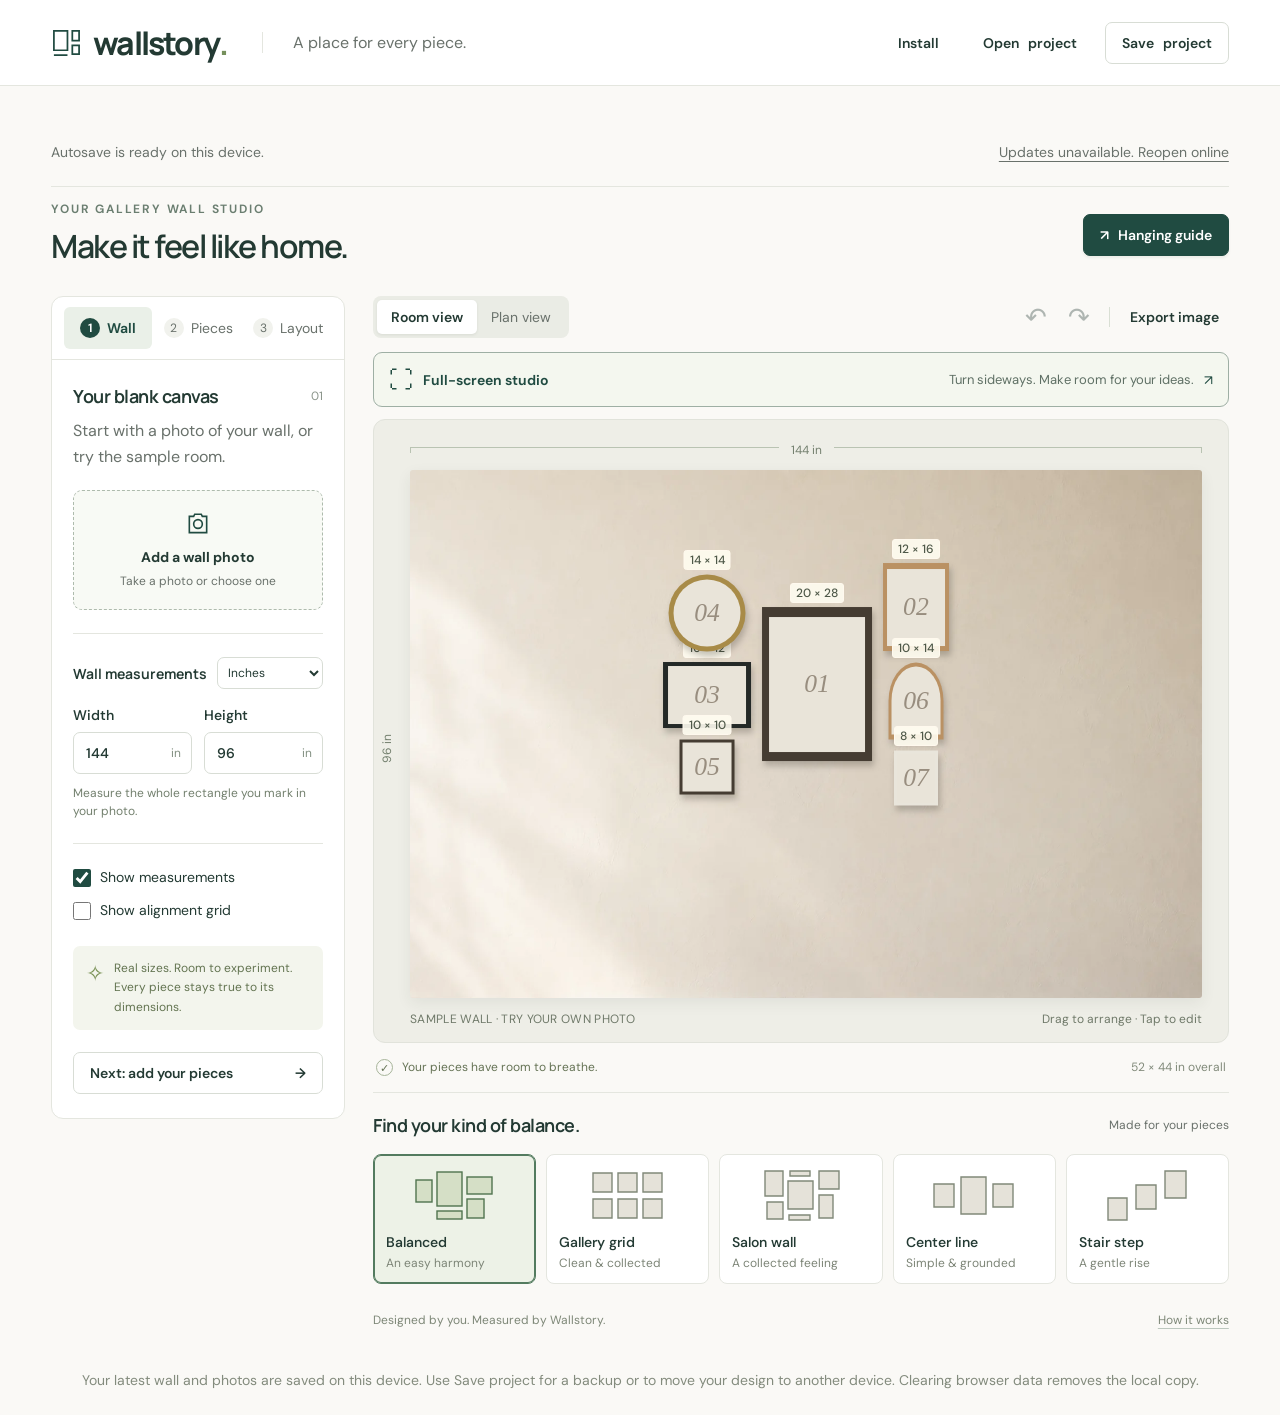
<file: index.html>
<!doctype html>
<html lang="en"><head><meta charset="UTF-8"><meta name="viewport" content="width=device-width, initial-scale=1.0, viewport-fit=cover"><meta name="theme-color" content="#204b41"><meta name="description" content="Plan a gallery wall with your photos, real measurements, automatic layouts, and a step-by-step hanging guide."><title>Wallstory · Gallery Wall Planner</title><link rel="icon" type="image/svg+xml" href="data:image/svg+xml,%3Csvg xmlns='http://www.w3.org/2000/svg' viewBox='0 0 40 40'%3E%3Crect width='40' height='40' rx='9' fill='%23204b41'/%3E%3Cg fill='none' stroke='%23fff9ef' stroke-width='2.5'%3E%3Cpath d='M9 10h12v16H9zM26 10h6v9h-6zM26 24h6v7h-6zM9 31h12'/%3E%3C/g%3E%3C/svg%3E"><link rel="manifest" href="./manifest.webmanifest"><link rel="apple-touch-icon" href="./icons/icon-192.png"><meta name="apple-mobile-web-app-capable" content="yes"><meta name="apple-mobile-web-app-title" content="Wallstory"><link rel="stylesheet" href="./style.css"><link rel="stylesheet" href="./update.css"><link rel="stylesheet" href="./studio.css"><link rel="stylesheet" href="./hanging.css"><script src="./pwa.js" defer></script><script type="module" src="./app.js"></script></head>
<body>
<header class="header"><a class="brand" href="./" aria-label="Wallstory home"><svg viewBox="0 0 32 32" aria-hidden="true"><path d="M3 4h14v20H3zM22 4h7v10h-7zM22 19h7v9h-7zM3 29h14"/></svg>wallstory<span class="brand-dot">.</span></a><span class="header-description">A place for every piece.</span><div class="header-actions" inert><a class="quiet install-nav" href="./install.html">Install</a><button id="open-project" class="quiet">Open<span class="desktop-word"> project</span></button><button id="save-project" class="outlined">Save<span class="desktop-word"> project</span></button></div></header>
<main id="planner" inert aria-busy="true">
<div class="save-strip" id="save-strip"><p id="autosave-status" role="status" aria-live="polite">Opening your saved wall…</p><button id="check-updates" class="text-button">Check for updates</button></div>
<section id="update-notice" class="update-notice" aria-label="App update" hidden><div><strong>Update available</strong><p id="update-message" role="status" aria-live="polite">A new version is ready.</p></div><button id="apply-update">Save &amp; update</button></section>
<div class="page-heading"><div><div class="eyebrow">YOUR GALLERY WALL STUDIO</div><h1>Make it feel like home.</h1></div><button id="guide-button" class="primary"><span aria-hidden="true">↗</span> Hanging guide</button></div>
<div class="studio">
<aside class="sidebar">
<div class="step-tabs" role="tablist" aria-label="Planning steps"><button role="tab" id="tab-wall" aria-controls="panel-wall" aria-selected="true" data-tab="wall"><span>1</span> Wall</button><button role="tab" id="tab-pieces" aria-controls="panel-pieces" aria-selected="false" data-tab="pieces"><span>2</span> Pieces</button><button role="tab" id="tab-layout" aria-controls="panel-layout" aria-selected="false" data-tab="layout"><span>3</span> Layout</button></div>
<section id="panel-wall" role="tabpanel" aria-labelledby="tab-wall" class="panel"><div class="panel-title"><h2>Your blank canvas</h2><span class="small-cap">01</span></div><p class="muted">Start with a photo of your wall, or try the sample room.</p><button id="upload-wall" class="upload-card"><svg viewBox="0 0 24 24" aria-hidden="true"><path d="M8 5l1-2h6l1 2h4v15H4V5z"/><circle cx="12" cy="12" r="4"/></svg><strong>Add a wall photo</strong><span>Take a photo or choose one</span></button><div id="photo-actions" class="photo-actions" hidden><button id="recalibrate" class="text-button">Adjust wall corners</button><button id="remove-photo" class="text-button">Use sample</button></div><div class="divider"></div><div class="section-label"><h3>Wall measurements</h3><select id="units" aria-label="Measurement units"><option value="in">Inches</option><option value="cm">Centimeters</option></select></div><div class="field-pair"><label>Width<div class="input-unit"><input id="wall-width" type="number" min="12" max="1200" step="0.25" value="144"><span class="unit-label">in</span></div></label><label>Height<div class="input-unit"><input id="wall-height" type="number" min="12" max="1200" step="0.25" value="96"><span class="unit-label">in</span></div></label></div><p class="field-note">Measure the whole rectangle you mark in your photo.</p><div class="divider"></div><label class="check-row"><input id="show-measurements" type="checkbox" checked><span>Show measurements</span></label><label class="check-row"><input id="show-grid" type="checkbox"><span>Show alignment grid</span></label><div class="hint"><span aria-hidden="true">✧</span><p>Real sizes. Room to experiment.<br>Every piece stays true to its dimensions.</p></div><button class="full outlined next-step" data-next="pieces">Next: add your pieces <span aria-hidden="true">→</span></button></section>
<section id="panel-pieces" role="tabpanel" aria-labelledby="tab-pieces" class="panel" hidden><div class="panel-title"><h2>The pieces you love</h2><span id="piece-count" class="small-cap">07</span></div><p class="muted">Use outside dimensions, including the frame. Tap a piece to edit it.</p><div class="piece-actions"><button id="add-piece" class="primary">＋ Add piece</button><button id="clear-pieces" class="text-button">Clear all</button></div><div id="piece-list"></div><button class="full outlined next-step" data-next="layout">Next: find your layout <span aria-hidden="true">→</span></button></section>
<section id="panel-layout" role="tabpanel" aria-labelledby="tab-layout" class="panel" hidden><div class="panel-title"><h2>A little arranging magic</h2><span class="small-cap">03</span></div><p class="muted">Choose a style below the wall, then let your measurements do the work.</p><label>Space between pieces<div class="input-unit"><input id="gap" type="number" value="2" min="0" max="24" step="0.25"><span class="unit-label">in</span></div></label><label class="spaced-label">Gallery center from bottom<div class="input-unit"><input id="center-height" type="number" value="57" min="0" max="96" step="0.25"><span class="unit-label">in</span></div></label><p class="field-note">Measured from the bottom edge of your marked wall.</p><label class="spaced-label">Minimum distance from wall edges<div class="input-unit"><input id="margin" type="number" value="4" min="0" max="48" step="0.25"><span class="unit-label">in</span></div></label><button id="arrange" class="primary full arrange-button"><span aria-hidden="true">✧</span> Arrange my wall</button><p class="field-note">Sizes stay fixed. If a layout won’t fit, we’ll tell you.</p><div class="divider"></div><h3>Make it yours</h3><p class="muted">Drag any piece to fine-tune. Select it to enter an exact position or turn it 90°.</p><label class="check-row"><input id="snap" type="checkbox" checked><span>Snap to <span id="snap-label">¼ inch</span></span></label></section>
</aside>
<section class="workbench" aria-label="Gallery wall workspace"><div class="canvas-toolbar"><div class="view-switch"><button id="photo-view" class="active" aria-pressed="true">Room view</button><button id="plan-view" aria-pressed="false">Plan view</button></div><div class="canvas-actions"><button id="undo" class="icon-button" title="Undo last change" aria-label="Undo last change" disabled>↶</button><button id="redo" class="icon-button" title="Redo last change" aria-label="Redo last change" disabled>↷</button><span class="toolbar-divider"></span><button id="export-image" class="quiet">Export image</button></div></div>
<button id="studio-enter" class="studio-entry"><span aria-hidden="true">⛶</span><strong>Full-screen studio</strong><span class="studio-entry-note">Turn sideways. Make room for your ideas.</span><span aria-hidden="true">↗</span></button>
<div class="canvas-area"><div class="wall-width-label" id="width-label">144 in</div><div class="wall-outer"><div class="wall-height-label" id="height-label">96 in</div><div id="wall" class="wall" style="aspect-ratio:1.5" tabindex="-1"><div id="wall-grid" class="wall-grid" hidden></div><div id="pieces-layer"></div><div class="wall-empty" id="wall-empty" hidden><strong>Your wall, your story.</strong><span>Add a piece to start arranging.</span><button id="empty-add" class="primary">＋ Add your first piece</button></div></div></div><div class="room-caption"><span id="room-label">SAMPLE ROOM · YOUR PIECES, TO SCALE</span><span id="selection-hint">Drag to arrange · Tap to edit</span></div></div>
<div id="status" role="status" class="status"><span class="status-symbol" aria-hidden="true">✓</span><span id="status-text">Your pieces have room to breathe.</span><span id="composition-size" class="composition-size"></span></div>
<div class="layout-section"><div class="layout-heading"><h2>Find your kind of balance.</h2><span>Made for your pieces</span></div><div class="layout-options" role="group" aria-label="Arrangement style"><button data-layout="balanced" class="layout-card selected" aria-pressed="true"><svg viewBox="0 0 90 55" aria-hidden="true"><rect x="27" y="4" width="25" height="34"/><rect x="6" y="12" width="16" height="22"/><rect x="57" y="9" width="25" height="17"/><rect x="57" y="31" width="17" height="19"/><rect x="27" y="43" width="25" height="8"/></svg><strong>Balanced</strong><span>An easy harmony</span></button><button data-layout="grid" class="layout-card" aria-pressed="false"><svg viewBox="0 0 90 55" aria-hidden="true"><path d="M10 5h19v19H10zM35 5h19v19H35zM60 5h19v19H60zM10 31h19v19H10zM35 31h19v19H35zM60 31h19v19H60z"/></svg><strong>Gallery grid</strong><span>Clean & collected</span></button><button data-layout="salon" class="layout-card" aria-pressed="false"><svg viewBox="0 0 90 55" aria-hidden="true"><path d="M32 13h25v28H32zM9 3h18v25H9zM11 34h16v17H11zM34 3h20v5H34zM63 3h20v18H63zM63 27h14v23H63zM33 47h21v5H33z"/></svg><strong>Salon wall</strong><span>A collected feeling</span></button><button data-layout="row" class="layout-card" aria-pressed="false"><svg viewBox="0 0 90 55" aria-hidden="true"><path d="M5 16h20v23H5zM32 9h25v37H32zM64 16h20v23H64z"/></svg><strong>Center line</strong><span>Simple & grounded</span></button><button data-layout="stair" class="layout-card" aria-pressed="false"><svg viewBox="0 0 90 55" aria-hidden="true"><path d="M6 30h19v22H6zM34 17h20v24H34zM63 3h21v27H63z"/></svg><strong>Stair step</strong><span>A gentle rise</span></button></div></div>
<div class="workspace-footer"><span>Designed by you. Measured by Wallstory.</span><button id="help" class="text-button">How it works</button></div></section>
</div><div class="session-note">Your latest wall and photos are saved on this device. Use Save project for a backup or to move your design to another device. Clearing browser data removes the local copy.</div>
</main>
<input id="wall-file" type="file" accept="image/*" hidden><input id="piece-file" type="file" accept="image/*" hidden><input id="project-file" type="file" accept=".wallstory,.json,application/json" hidden>
<dialog id="piece-dialog"><form id="piece-form"><div class="dialog-heading"><div><div class="eyebrow">THE DETAILS</div><h2 id="piece-dialog-title">Add a piece</h2></div><button type="button" class="icon-button close-dialog" aria-label="Close">×</button></div><label>Piece name<input id="piece-name" maxlength="60" required placeholder="e.g. Our favorite photograph"></label><label class="spaced-label">Shape<select id="piece-shape"><option value="rectangle">Rectangle</option><option value="square">Square</option><option value="circle">Circle</option><option value="oval">Oval</option><option value="arch">Arch</option><option value="hexagon">Hexagon</option></select></label><div class="field-pair"><label>Outside width<div class="input-unit"><input id="piece-width" type="number" min="0.25" max="600" step="0.01" value="12" required><span class="unit-label">in</span></div></label><label>Outside height<div class="input-unit"><input id="piece-height" type="number" min="0.25" max="600" step="0.01" value="16" required><span class="unit-label">in</span></div></label></div><p class="field-note" id="shape-note">Include the frame in your measurements.</p><div class="section-label"><h3>Frame finish</h3><input id="piece-color" type="color" value="#453c32" aria-label="Frame color"></div><div class="color-options"><button type="button" data-color="#453c32" style="--swatch:#453c32" aria-label="Walnut"></button><button type="button" data-color="#ba9163" style="--swatch:#ba9163" aria-label="Natural oak"></button><button type="button" data-color="#242927" style="--swatch:#242927" aria-label="Black"></button><button type="button" data-color="#e9e5db" style="--swatch:#e9e5db" aria-label="White"></button><button type="button" data-color="#a88b48" style="--swatch:#a88b48" aria-label="Brass"></button></div><div class="piece-photo-row"><button id="add-piece-photo" type="button" class="outlined">Add a photo of this piece</button><button id="remove-piece-photo" type="button" class="text-button" hidden>Remove photo</button><img id="piece-photo-preview" alt="Your selected artwork" hidden></div><div id="piece-position"><div class="divider"></div><h3>Position on your wall</h3><div class="field-pair"><label>Left edge from left<div class="input-unit"><input id="piece-x" type="number" step="0.01"><span class="unit-label">in</span></div></label><label>Top edge from top<div class="input-unit"><input id="piece-y" type="number" step="0.01"><span class="unit-label">in</span></div></label></div><button id="rotate-piece" type="button" class="text-button">↻ Turn 90°</button></div><p id="piece-error" class="error-text" role="alert"></p><div class="dialog-footer"><button id="delete-piece" type="button" class="danger-text">Delete piece</button><button id="submit-piece" type="submit" class="primary">Add to wall</button></div><div class="hanging-launch"><p id="piece-hanging-status" class="field-note"></p><button id="piece-hangers" type="submit" class="outlined full-width">Save &amp; set hanging points ↗</button></div></form></dialog>
<dialog id="calibration-dialog" class="wide-dialog"><div class="dialog-heading"><div><div class="eyebrow">SET THE SCALE</div><h2>Where does your wall begin?</h2></div><button class="icon-button close-dialog" aria-label="Close">×</button></div><p>Move the four numbered corners onto the wall rectangle you measured. Leave furniture and floors outside it. We’ll straighten the perspective.</p><div id="calibration-stage"><img id="calibration-image" alt="Your wall photo with adjustable corners"><svg id="calibration-overlay" viewBox="0 0 1000 1000" preserveAspectRatio="none" aria-hidden="true"><polygon id="calibration-polygon"/></svg><button data-corner="0" aria-label="Top left wall corner" class="corner">1</button><button data-corner="1" aria-label="Top right wall corner" class="corner">2</button><button data-corner="2" aria-label="Bottom right wall corner" class="corner">3</button><button data-corner="3" aria-label="Bottom left wall corner" class="corner">4</button></div><p class="field-note">1 top left · 2 top right · 3 bottom right · 4 bottom left. Arrow keys also move a selected corner.</p><p id="calibration-error" class="error-text" role="alert"></p><div class="dialog-footer"><span id="calibration-dimensions" class="muted"></span><button id="apply-calibration" class="primary">Use this wall</button></div></dialog>
<dialog id="guide-dialog" class="wide-dialog"><div class="dialog-heading"><div><div class="eyebrow">FROM PLAN TO WALL</div><h2>Your hanging guide</h2></div><button class="icon-button close-dialog" aria-label="Close">×</button></div><div id="guide-content"></div><div class="dialog-footer"><button id="download-guide" class="outlined">Download guide</button><button id="download-nail-map" class="outlined">Download nail map</button><button id="print-guide" class="primary">Print / save PDF</button></div></dialog>
<dialog id="help-dialog"><div class="dialog-heading"><h2>A wall, well put together.</h2><button class="icon-button close-dialog" aria-label="Close">×</button></div><ol class="help-steps"><li><strong>Measure your wall.</strong> Enter its width and height. Add a photo and mark the four corners of that same rectangle.</li><li><strong>Add your pieces.</strong> Pick each shape and enter outside dimensions, frame included. Add a photo if you like.</li><li><strong>Try an arrangement.</strong> Pick a layout and set the spacing. Every arrangement preserves your actual sizes.</li><li><strong>Make it your own.</strong> Drag pieces or tap to edit an exact position. Arrow keys move a focused piece; Enter edits it.</li><li><strong>Take it to the wall.</strong> Open the hanging guide for edge and center measurements. Your latest wall restores automatically on this device. Use Save project for a downloadable backup. Finish piece edits with Save changes; use Save &amp; update when an update is ready.</li></ol><p class="muted">This planner uses measured geometry, so automatic layouts work without an AI subscription. Photos are previews; verify dimensions with a tape measure. Hanging points depend on your actual hardware.</p></dialog>
<dialog id="confirm-dialog"><div class="dialog-heading"><h2 id="confirm-title">Clear all pieces?</h2></div><p id="confirm-message">You can undo this change.</p><div class="dialog-footer"><button id="confirm-cancel" class="outlined">Cancel</button><button id="confirm-yes" class="primary">Continue</button></div></dialog>
<section id="wall-studio" class="wall-studio" role="dialog" aria-modal="true" aria-label="Full-screen wall studio" hidden>
  <header class="studio-topbar">
    <div class="studio-title"><strong>wallstory<span>.</span></strong><span id="studio-wall-size">Wall studio</span></div>
    <div class="studio-top-actions">
      <button id="studio-undo" aria-label="Undo in studio" title="Undo">↶</button><button id="studio-redo" aria-label="Redo in studio" title="Redo">↷</button>
      <button id="studio-menu" aria-expanded="true" aria-controls="studio-panel">Pieces</button>
      <button id="studio-add" class="studio-accent">＋ Piece</button>
      <button id="studio-exit" aria-label="Exit full-screen studio">Done <span aria-hidden="true">×</span></button>
    </div>
  </header>
  <div class="studio-body">
    <div id="studio-viewport" class="studio-viewport" tabindex="0" aria-label="Wall canvas. Drag pieces to move. Pinch to zoom. Use Pan to move the view.">
      <div id="studio-orientation" class="studio-orientation">Turn your phone sideways for more room.</div>
      <div id="studio-world" class="studio-world">
        <div id="studio-selection" class="studio-selection" hidden>
          <button data-resize="nw" aria-label="Resize from top left"></button><button data-resize="ne" aria-label="Resize from top right"></button><button data-resize="sw" aria-label="Resize from bottom left"></button><button data-resize="se" aria-label="Resize from bottom right"></button>
        </div>
      </div>
      <div class="studio-canvas-caption" id="studio-canvas-caption">Tap a piece to select it · Drag a corner to resize</div>
    </div>
    <aside id="studio-panel" class="studio-panel" aria-label="Studio tools">
      <div class="studio-panel-tabs" role="group" aria-label="Studio tools"><button data-studio-tab="pieces" aria-pressed="true">Pieces</button><button data-studio-tab="layout" aria-pressed="false">Arrange</button><button data-studio-tab="view" aria-pressed="false">View</button><button id="studio-close-panel" aria-label="Hide tools">×</button></div>
      <section id="studio-pieces-panel">
        <div class="studio-panel-heading"><div><h2 id="studio-editor-title">Your collection</h2><p id="studio-editor-caption">Choose a piece, or add something new.</p></div><button id="studio-list-toggle" hidden>All pieces</button></div>
        <div id="studio-piece-list" class="studio-piece-list"></div>
        <form id="studio-piece-form" hidden>
          <label>Piece name<input id="studio-name" required maxlength="60" autocomplete="off" placeholder="A favorite photograph"></label>
          <div class="studio-form-pair"><label>Shape<select id="studio-shape"><option value="rectangle">Rectangle</option><option value="square">Square</option><option value="circle">Circle</option><option value="oval">Oval</option><option value="arch">Arch</option><option value="hexagon">Hexagon</option></select></label><label>Frame finish<input type="color" id="studio-color" value="#453c32"></label></div>
          <div class="studio-form-pair"><label>Width <span class="studio-unit"></span><input id="studio-width" type="number" required min="0.25" max="600" step="any" inputmode="decimal"></label><label>Height <span class="studio-unit"></span><input id="studio-height" type="number" required min="0.25" max="600" step="any" inputmode="decimal"></label></div>
          <label class="studio-check"><input id="studio-ratio" type="checkbox"> Keep proportions with corner handles</label>
          <div id="studio-position-fields" class="studio-form-pair"><label>Left from wall <span class="studio-unit"></span><input id="studio-x" type="number" required step="any" inputmode="decimal"></label><label>Top from wall <span class="studio-unit"></span><input id="studio-y" type="number" required step="any" inputmode="decimal"></label></div>
          <p id="studio-form-error" class="studio-error" role="alert"></p>
          <button id="studio-apply" class="studio-primary" type="submit">Apply changes</button>
          <div id="studio-piece-actions" class="studio-piece-actions"><button id="studio-rotate" type="button">↻ Rotate 90°</button><button id="studio-duplicate" type="button">Duplicate</button><button id="studio-center-x" type="button">Center across wall</button><button id="studio-center-y" type="button">Center vertically</button><button id="studio-hangers" type="button">Hanging points</button><button id="studio-photo" type="button">Photo & crop</button><button id="studio-delete" type="button" class="studio-delete">Delete piece</button></div>
          <p id="studio-hanging-status" class="studio-small"></p><p class="studio-small">Use outside dimensions, including the frame. Form edits take effect with Apply changes. Corner handles resize directly.</p>
        </form>
      </section>
      <section id="studio-layout-panel" hidden><div class="studio-panel-heading"><div><h2>Find the balance</h2><p>Real dimensions. Predictable spacing.</p></div></div><label>Arrangement<select id="studio-layout"><option value="balanced">Balanced</option><option value="grid">Gallery grid</option><option value="salon">Salon wall</option><option value="row">Center line</option><option value="stair">Stair step</option></select></label><label>Gap between pieces <span class="studio-unit"></span><input type="number" id="studio-gap" min="0" max="24" step="any"></label><label>Distance from wall edge <span class="studio-unit"></span><input type="number" id="studio-margin" min="0" step="any"></label><button id="studio-arrange" class="studio-primary">Arrange my wall</button><p class="studio-small">Your pieces keep their sizes. Undo restores your previous arrangement.</p></section>
      <section id="studio-view-panel" hidden><div class="studio-panel-heading"><div><h2>Your workspace</h2><p>Choose what helps you place each piece.</p></div></div><label class="studio-check"><input id="studio-plan" type="checkbox"> Simple plan view</label><label class="studio-check"><input id="studio-measurements" type="checkbox"> Show piece measurements</label><label class="studio-check"><input id="studio-grid" type="checkbox"> Alignment grid</label><label class="studio-check"><input id="studio-snap" type="checkbox"> Snap to measurement increments</label><button id="studio-landscape" class="studio-primary">Use landscape</button><button id="studio-export" class="studio-secondary">Export wall image</button><button id="studio-guide" class="studio-secondary">Hanging guide &amp; nail map</button><button id="studio-backup" class="studio-secondary">Download project backup</button><p class="studio-small">Pinch with two fingers to zoom. Drag empty space to pan, or turn on Pan to move the view over pieces. Double-tap empty space to fit the wall.</p><p class="studio-small">Desktop: scroll to zoom; arrow keys nudge a selected piece. Hold Shift for larger steps.</p></section>
    </aside>
  </div>
  <footer class="studio-bottom"><div class="studio-feedback"><span id="studio-save-status" role="status">Saved on this device</span><span id="studio-fit-status" role="status"></span></div><div class="studio-navigation"><button id="studio-pan" aria-pressed="false">Pan</button><span class="studio-control-divider"></span><button id="studio-zoom-out" aria-label="Zoom out">−</button><output id="studio-zoom">100%</output><button id="studio-zoom-in" aria-label="Zoom in">＋</button><button id="studio-fit">Fit wall</button></div></footer>
</section>


<dialog id="hanging-dialog" aria-labelledby="hanging-title">
  <div class="hanging-header"><div><div class="eyebrow">MEASURE ONCE. HANG WITH CONFIDENCE.</div><h2 id="hanging-title">Hanging points</h2><p id="hanging-piece-name"></p></div><button id="hanging-close" class="icon-button" aria-label="Close hanging editor">×</button></div>
  <div class="hanging-workspace">
    <section class="hanging-visual" aria-label="Frame diagram">
      <div class="hanging-view-tabs" role="group" aria-label="Frame side"><button id="hanging-back" aria-pressed="true">Back of frame</button><button id="hanging-front" aria-pressed="false">Front / wall view</button></div>
      <p id="hanging-side-note" class="hanging-caption"></p>
      <div id="hanging-stage" class="hanging-stage"><div id="hanging-board" class="hanging-board"><div id="hanging-outline"></div><div class="hanging-centerline"></div><div id="hanging-rulers"></div><div id="hanging-markers"></div></div></div>
      <output id="hanging-live" class="hanging-live" aria-live="polite"></output>
      <p class="hanging-caption">Drag a crosshair, or select its letter and enter measurements. Arrow keys nudge by ¹⁄₁₆ inch or 1 mm; Shift moves farther.</p>
    </section>
    <section class="hanging-controls" aria-label="Hanging measurements">
      <div class="hanging-presets"><button id="hanging-single" class="outlined">One centered</button><button id="hanging-pair" class="outlined">Symmetric pair</button><button id="hanging-add" class="outlined">＋ Point</button></div>
      <p class="field-note">Shortcuts are starting positions. Measure your actual hardware before confirming.</p>
      <div id="hanging-point-list" class="hanging-point-list" role="group" aria-label="Select hanging point"></div>
      <form id="hanging-form" novalidate>
        <fieldset id="hanging-point-fields"><legend id="hanging-point-title">Point A</legend>
          <div class="hanging-field-pair"><label><span id="hanging-left-label">From back left</span> <span class="hanging-unit"></span><input id="hanging-x" type="number" step="any" min="0" inputmode="decimal"></label><label><span id="hanging-right-label">From back right</span> <span class="hanging-unit"></span><input id="hanging-right" type="number" step="any" min="0" inputmode="decimal"></label></div>
          <label>Down from frame top <span class="hanging-unit"></span><input id="hanging-y" type="number" step="any" min="0" inputmode="decimal"></label>
          <div class="hanging-align"><button id="hanging-center" type="button">Center this point</button><button id="hanging-level" type="button">Level all to this point</button></div>
          <label>What supports this point?<select id="hanging-kind"><option value="direct">Nail / screw directly in frame hanger</option><option value="hook">Wall hook — nail above support point</option></select></label>
          <label id="hanging-rise-field" hidden>Nail above support point <span class="hanging-unit"></span><input id="hanging-rise" type="number" step="any" min="0" inputmode="decimal"></label>
          <p id="hanging-hardware-note" class="field-note"></p>
          <button id="hanging-remove" type="button" class="danger-text">Remove this point</button>
        </fieldset>
        <p id="hanging-review" class="hanging-review" role="status"></p>
        <label class="check-row hanging-confirm"><input id="hanging-confirmed" type="checkbox">I measured every support point and any hook offset for this frame in its current orientation.</label>
        <p id="hanging-error" class="error-text" role="alert"></p>
        <button id="hanging-save" type="submit" class="primary full-width">Save hanging points</button>
        <p class="field-note">Save without confirming to keep a draft. Nail coordinates appear only after confirmation.</p>
      </form>
      <details class="hanging-help"><summary>How to measure the hardware</summary><p>Keep the frame’s intended top at the top and turn it over left to right. Measure to the spot where the nail or hook actually supports the hanger, from the frame’s outside edges.</p><p>For wire, pull it taut at the intended support points and measure under tension. For a wall hook, measure how far its nail entry is above its support point. This editor supports one nail directly above each hook; use separately measured positions for other hardware.</p><p>Measure against the wall rectangle you entered. The photo and screen size are previews, not measuring tools.</p></details>
    </section>
  </div>
</dialog>

<div id="toast" class="toast" role="status" hidden></div>
</body></html>
</file>
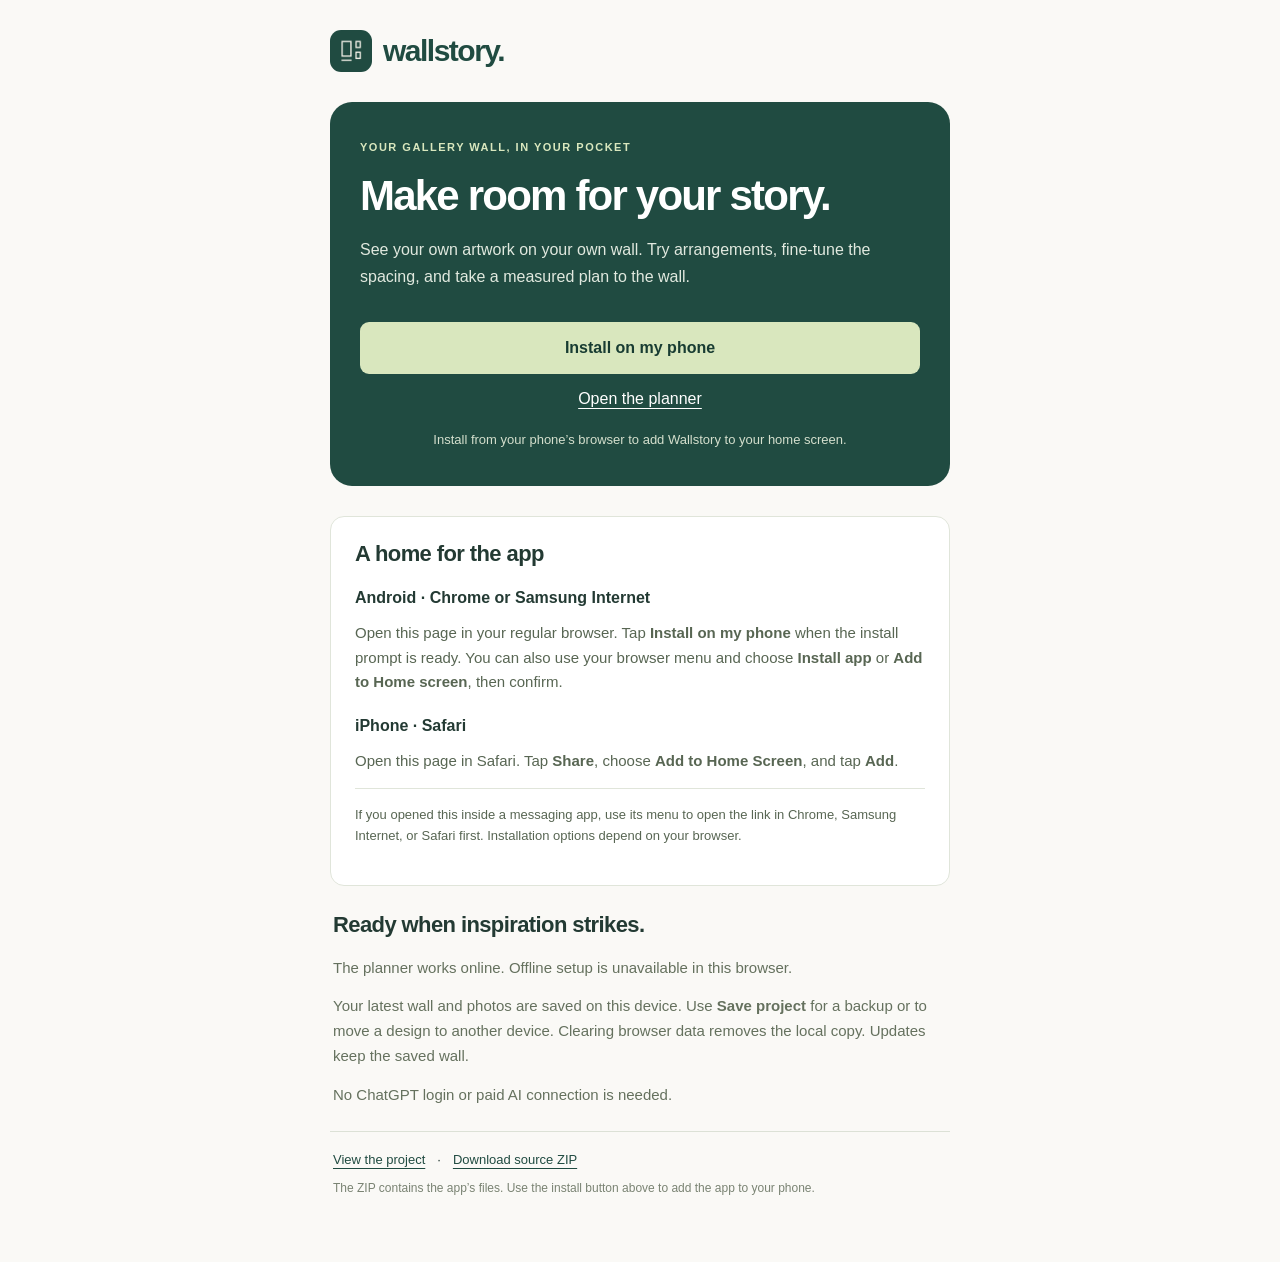
<file: install.html>
<!doctype html>
<html lang="en">
<head>
  <meta charset="utf-8">
  <meta name="viewport" content="width=device-width,initial-scale=1">
  <meta name="theme-color" content="#204b41">
  <meta name="description" content="Install Wallstory on your phone and plan your gallery wall with real photos and measurements.">
  <meta name="apple-mobile-web-app-capable" content="yes">
  <meta name="apple-mobile-web-app-title" content="Wallstory">
  <title>Install Wallstory</title>
  <link rel="icon" href="./icons/icon-192.png">
  <link rel="apple-touch-icon" href="./icons/icon-192.png">
  <link rel="manifest" href="./manifest.webmanifest">
  <link rel="stylesheet" href="./install.css">
  <link rel="stylesheet" href="./update.css">
  <script src="./install.js" defer></script>
  <script src="./pwa.js" defer></script>
</head>
<body>
<main>
  <section id="update-notice" class="update-notice" aria-label="App update" hidden><div><strong>Update available</strong><p id="update-message" role="status">A new version is ready.</p></div><button id="apply-update">Update now</button></section>
  <a class="brand" href="./"><img src="./icons/icon-192.png" width="42" height="42" alt="">wallstory.</a>
  <section class="install-card">
    <span class="eyebrow">YOUR GALLERY WALL, IN YOUR POCKET</span>
    <h1>Make room for your story.</h1>
    <p>See your own artwork on your own wall. Try arrangements, fine-tune the spacing, and take a measured plan to the wall.</p>
    <button id="install-button" type="button">Install on my phone</button>
    <a class="open-link" href="./">Open the planner</a>
    <p id="install-status" class="status" role="status">Install from your phone’s browser to add Wallstory to your home screen.</p>
  </section>
  <section id="install-instructions" class="instructions" tabindex="-1">
    <h2>A home for the app</h2>
    <div id="android-instructions"><h3>Android · Chrome or Samsung Internet</h3><p>Open this page in your regular browser. Tap <strong>Install on my phone</strong> when the install prompt is ready. You can also use your browser menu and choose <strong>Install app</strong> or <strong>Add to Home screen</strong>, then confirm.</p></div>
    <div id="ios-instructions"><h3>iPhone · Safari</h3><p>Open this page in Safari. Tap <strong>Share</strong>, choose <strong>Add to Home Screen</strong>, and tap <strong>Add</strong>.</p></div>
    <p class="note">If you opened this inside a messaging app, use its menu to open the link in Chrome, Samsung Internet, or Safari first. Installation options depend on your browser.</p>
  </section>
  <section class="details"><h2>Ready when inspiration strikes.</h2><p id="offline-status">Preparing the app for offline use…</p><p>Your latest wall and photos are saved on this device. Use <strong>Save project</strong> for a backup or to move a design to another device. Clearing browser data removes the local copy. Updates keep the saved wall.</p><p>No ChatGPT login or paid AI connection is needed.</p></section>
  <footer><a href="https://github.com/urbanrunnerx/wallstory">View the project</a><span>·</span><a href="https://github.com/urbanrunnerx/wallstory/archive/refs/heads/main.zip">Download source ZIP</a><p>The ZIP contains the app’s files. Use the install button above to add the app to your phone.</p></footer>
</main>
</body>
</html>
</file>
<file: style.css>
@import url('https://fonts.googleapis.com/css2?family=DM+Sans:wght@400;450;500;550;600;650;700&family=Manrope:wght@400;500;600;650;700;750&display=swap');
:root{--ink:#233a33;--green:#204b41;--green-hover:#143b31;--paper:#faf9f6;--surface:#fff;--line:#e4e6df;--muted:#69716b;--soft:#f1f3ee;--accent:#d9e7be;--error:#9b3c26;font-family:'DM Sans',Arial,sans-serif;color:var(--ink);background:var(--paper);font-synthesis:none}*{box-sizing:border-box}body{margin:0}button,input,select{font:inherit}button{cursor:pointer;touch-action:manipulation}button:disabled{opacity:.35;cursor:default}button,a,input,select{outline-offset:4px}button:focus-visible,a:focus-visible{outline:2px solid #40816d}button{color:inherit;border:0;background:none}button,select{min-height:42px}input,select{color:var(--ink);border:1px solid #d8ddd5;border-radius:7px;background:#fff;padding:11px 12px;min-width:0;max-width:100%}input[type=number]{width:100%;appearance:textfield}input::-webkit-inner-spin-button{appearance:none}input[type=checkbox]{accent-color:var(--green);width:18px;height:18px;flex-shrink:0}input[type=color]{width:40px;height:34px;padding:4px;min-height:0}input:focus,select:focus{outline:2px solid #96b3a3;outline-offset:1px}label{font-size:14px;font-weight:550;display:block}label>input,label>select{width:100%;margin-top:8px}h1,h2,h3,p{margin:0}h1,h2,h3,.brand{font-family:'Manrope','DM Sans',sans-serif}h1{font-size:clamp(25px,2.5vw,35px);font-weight:600;letter-spacing:-1.5px;margin-top:7px}h2{font-size:18px;font-weight:650;letter-spacing:-.5px}h3{font-size:14px;font-weight:650}p{font-size:14px;line-height:1.6}svg{display:block}a{color:inherit;text-decoration:none}[hidden]{display:none!important}.header{height:86px;padding:0 4%;display:flex;align-items:center;border-bottom:1px solid var(--line);gap:35px;background:var(--surface)}.brand{font-size:32px;font-weight:750;letter-spacing:-1.8px;display:flex;align-items:center;gap:11px}.brand svg{width:31px;height:31px;fill:none;stroke:var(--green);stroke-width:1.8}.brand-dot{margin-left:-11px;color:#76905c}.header-description{font-size:14px;color:var(--muted);padding-left:30px;border-left:1px solid var(--line)}.header-actions{margin-left:auto;display:flex;gap:12px;align-items:center}.primary,.outlined,.quiet{padding:10px 16px;border-radius:7px;font-size:14px;font-weight:600;display:inline-flex;align-items:center;justify-content:center;gap:9px;white-space:nowrap}.primary{background:var(--green);color:#fff;border:1px solid var(--green);box-shadow:0 2px 3px #102c1710}.primary:hover{background:var(--green-hover)}.outlined{border:1px solid #d8ddd5;background:#fff}.outlined:hover,.quiet:hover{background:var(--soft)}.full{width:100%}.text-button{font-size:14px;text-decoration:underline;text-decoration-color:#bcc7be;text-underline-offset:4px;padding:3px 0}.icon-button{border-radius:6px;font-size:26px;width:40px;min-height:40px;line-height:1}.icon-button:hover{background:var(--soft)}main{max-width:1600px;margin:auto;padding:32px 4% 18px}.page-heading{display:flex;justify-content:space-between;align-items:center;margin-bottom:28px;gap:16px}.eyebrow{font-size:12px;font-weight:650;letter-spacing:1.8px;color:#6a7e70}.studio{display:grid;grid-template-columns:294px minmax(0,1fr);gap:28px;align-items:start}.sidebar{background:white;border:1px solid var(--line);border-radius:12px;overflow:hidden}.step-tabs{display:flex;padding:10px 12px;border-bottom:1px solid var(--line);gap:2px}.step-tabs button{flex:1;display:flex;align-items:center;justify-content:center;gap:7px;border-radius:6px;font-size:14px;padding:7px 3px;color:var(--muted)}.step-tabs button span{width:20px;height:20px;border-radius:50%;background:#f1f2ed;display:grid;place-items:center;font-size:12px}.step-tabs button[aria-selected=true]{background:#eaf0e8;color:var(--green);font-weight:650}.step-tabs button[aria-selected=true] span{background:var(--green);color:white}.panel{padding:24px 21px}.panel-title{display:flex;align-items:center;justify-content:space-between;gap:8px}.small-cap{font-size:12px;color:#8b958b}.muted{color:var(--muted);margin-top:10px}.upload-card{border:1px dashed #aebbad;background:#f8faf5;border-radius:9px;display:flex;flex-direction:column;align-items:center;width:100%;padding:20px 10px;gap:7px;margin-top:21px}.upload-card:hover{background:#f0f5e9}.upload-card svg{width:26px;height:26px;stroke:var(--green);fill:none;stroke-width:1.5;margin-bottom:4px}.upload-card strong{font-size:14px}.upload-card span{font-size:12px;color:var(--muted)}.photo-actions{display:flex;justify-content:space-between;gap:8px}.photo-actions button{font-size:12px}.divider{border-top:1px solid var(--line);margin:23px 0}.section-label{display:flex;align-items:center;justify-content:space-between;gap:10px}.section-label select{min-height:32px;padding:5px 6px;max-width:115px;font-size:12px}.field-pair{display:grid;grid-template-columns:1fr 1fr;gap:12px;margin-top:17px}.input-unit{position:relative;margin-top:8px}.input-unit input{padding-right:34px}.input-unit span{position:absolute;right:11px;top:50%;transform:translateY(-50%);font-size:12px;font-weight:400;color:#839082;pointer-events:none}.field-note{font-size:12px;color:#73806e;margin-top:10px;line-height:1.5}.check-row{display:flex;align-items:center;gap:9px;font-weight:400;margin:12px 0;line-height:1.5}.check-row input{margin:0}.hint{display:flex;gap:10px;background:#f3f5ed;padding:13px;border-radius:7px;margin-top:25px}.hint>span{font-size:22px;color:#789053}.hint p{font-size:12px;color:#637451}.next-step{margin-top:22px;justify-content:space-between}.spaced-label{margin-top:20px}.arrange-button{margin-top:24px}.workbench{min-width:0}.canvas-toolbar{display:flex;align-items:center;justify-content:space-between;margin:0 0 14px;gap:8px}.view-switch{display:flex;background:#eaece5;padding:4px;border-radius:8px}.view-switch button{font-size:14px;padding:7px 14px;min-height:34px;border-radius:5px;color:var(--muted)}.view-switch .active{background:white;box-shadow:0 1px 3px #20302615;color:var(--ink);font-weight:600}.canvas-actions{display:flex;align-items:center;gap:3px}.canvas-actions .quiet{padding:8px 10px}.toolbar-divider{height:20px;border-left:1px solid #d9dfd4;margin:0 7px}.canvas-area{padding:22px 26px 15px 36px;background:#eeeee7;border-radius:12px;border:1px solid #e1e3db;overflow:hidden}.wall-width-label{display:flex;align-items:center;gap:12px;font-size:12px;color:#74806f;max-width:100%;margin-bottom:12px}.wall-width-label:before,.wall-width-label:after{content:'';height:5px;border-top:1px solid #b9c3b2;flex:1}.wall-width-label:before{border-left:1px solid #b9c3b2}.wall-width-label:after{border-right:1px solid #b9c3b2}.wall-outer{position:relative}.wall-height-label{position:absolute;left:-31px;top:50%;writing-mode:vertical-rl;transform:rotate(180deg);font-size:12px;color:#74806f}.wall{position:relative;background-color:#e9e5dc;background-image:url('./sample-wall.webp');background-size:100% 100%;border-radius:3px;box-shadow:0 5px 15px #31332812;isolation:isolate;max-height:620px;margin:auto;overflow:visible}.wall.plan{background-image:none!important;background:#fffefa}.wall-grid{position:absolute;inset:0;background-image:linear-gradient(#476f4620 1px,transparent 1px),linear-gradient(90deg,#476f4620 1px,transparent 1px);pointer-events:none;z-index:1}.piece{position:absolute;touch-action:none;user-select:none;cursor:grab;z-index:2;padding:0;min-height:0;border-radius:0;outline-offset:5px}.piece:active{cursor:grabbing}.piece.selected{z-index:4;outline:1px dashed #386d59}.piece.warn{outline:2px dashed #b25231}.piece-body{position:absolute;inset:0;filter:drop-shadow(2px 5px 3px #29231b40)}.piece-shape{position:absolute;inset:0;background:var(--frame);display:flex;align-items:center;justify-content:center;clip-path:var(--clip)}.piece-mat{position:absolute;inset:6%;background:#e9e4d9;clip-path:var(--clip);overflow:hidden;display:flex;align-items:center;justify-content:center}.piece-mat img{width:100%;height:100%;object-fit:cover;pointer-events:none}.piece-number{font-family:Georgia,serif;font-style:italic;color:#766959;font-size:clamp(12px,2vw,27px);opacity:.7}.piece.circle .piece-shape,.piece.oval .piece-shape,.piece.circle .piece-mat,.piece.oval .piece-mat{border-radius:50%}.piece.arch .piece-shape,.piece.arch .piece-mat{border-radius:50% 50% 0 0}.piece-label{position:absolute;bottom:calc(100% + 4px);left:50%;transform:translateX(-50%);white-space:nowrap;background:#fffdf1e6;border:1px solid #fff9ee;border-radius:3px;font-size:11px;padding:2px 5px;color:#4e5848;pointer-events:none;font-weight:500;line-height:1.2}.piece.selected .piece-label{background:var(--green);color:white;border-color:var(--green)}.room-caption{margin-top:13px;display:flex;justify-content:space-between;gap:10px;font-size:10px;letter-spacing:1px;color:#6f7969}.room-caption span:last-child{letter-spacing:0;font-size:12px}.wall-empty{position:absolute;inset:0;display:flex;flex-direction:column;align-items:center;justify-content:center;gap:13px;background:#fffdf48c}.wall-empty strong{font-family:Manrope,sans-serif;font-size:24px;font-weight:500;letter-spacing:-1px}.wall-empty span{font-size:14px}.status{display:flex;align-items:center;gap:9px;font-size:12px;padding:14px 3px;line-height:1.5;color:#657355;min-height:49px}.status-symbol{border:1px solid #a7b59a;border-radius:50%;width:17px;height:17px;display:grid;place-items:center;font-size:11px;flex-shrink:0}.status.warning{color:var(--error)}.status.warning .status-symbol{border-color:#bc7864}.composition-size{margin-left:auto;color:#818a7a;text-align:right;white-space:nowrap}.layout-section{border-top:1px solid var(--line);padding-top:20px}.layout-heading{display:flex;align-items:center;justify-content:space-between;gap:10px;margin-bottom:17px}.layout-heading h2{font-size:18px}.layout-heading>span{font-size:12px;color:var(--muted)}.layout-options{display:grid;grid-template-columns:repeat(5,minmax(0,1fr));gap:10px}.layout-card{background:white;border:1px solid var(--line);border-radius:8px;text-align:left;padding:13px 12px 12px;transition:background .15s,border-color .15s}.layout-card.selected{border-color:#537b5f;background:#edf2e7;box-shadow:inset 0 0 0 1px #537b5f}.layout-card:hover{border-color:#537b5f}.layout-card svg{height:55px;max-width:100%;margin:0 auto 10px;fill:#e5e2d9;stroke:#818979;stroke-width:1.4}.layout-card.selected svg{fill:#d5dfc6;stroke:#51744f}.layout-card strong{display:block;font-size:14px;font-weight:550}.layout-card>span{display:block;font-size:11px;color:#7d8577;margin-top:4px;white-space:nowrap}.workspace-footer{display:flex;align-items:center;justify-content:space-between;gap:12px;padding-top:15px;color:#7d8777;font-size:12px}.workspace-footer .text-button{font-size:12px}.session-note{text-align:center;font-size:12px;color:#838b7d;margin:28px 0 6px}.piece-actions{display:flex;justify-content:space-between;align-items:center;margin:19px 0 12px}.piece-actions .text-button{font-size:12px}.piece-row{display:flex;align-items:center;gap:12px;border-bottom:1px solid var(--line);padding:13px 0;width:100%;text-align:left}.piece-row:hover{background:#f5f7f0}.piece-mini{width:37px;height:42px;flex-shrink:0;border:4px solid var(--frame);background:#e8e2d6;display:grid;place-items:center;font-size:12px;overflow:hidden;position:relative}.piece-mini img{width:100%;height:100%;object-fit:cover}.piece-mini.circle,.piece-mini.oval{border-radius:50%}.piece-mini.circle,.piece-mini.square{height:37px}.piece-mini.arch{border-radius:50% 50% 0 0}.piece-row-text{min-width:0;flex:1}.piece-row-text strong{display:block;font-size:14px;font-weight:550;white-space:nowrap;text-overflow:ellipsis;overflow:hidden}.piece-row-text span{font-size:12px;color:var(--muted);display:block;margin-top:3px}.piece-row>.chevron{color:#9aa490}dialog{border:1px solid #dce2d7;border-radius:15px;padding:27px;width:min(94vw,460px);max-height:91dvh;color:var(--ink);box-shadow:0 22px 90px #122d3138;background:var(--paper)}dialog::backdrop{background:#152a2566;backdrop-filter:blur(4px)}.wide-dialog{width:min(94vw,820px)}.dialog-heading{display:flex;justify-content:space-between;align-items:center;margin-bottom:23px;gap:10px}.dialog-heading h2{font-size:23px;letter-spacing:-.8px;margin-top:5px}.dialog-heading .icon-button{flex-shrink:0}.dialog-footer{display:flex;justify-content:space-between;align-items:center;gap:12px;margin-top:23px}.color-options{display:flex;gap:10px;margin:13px 0}.color-options button{background:var(--swatch);border:3px solid white;outline:1px solid #d1d8ca;border-radius:50%;height:30px;width:30px;min-height:30px}.piece-photo-row{display:flex;align-items:center;flex-wrap:wrap;gap:8px;margin-top:20px}.piece-photo-row button{font-size:12px}.piece-photo-row img{width:45px;height:45px;object-fit:cover;border-radius:4px}.danger-text,.error-text{color:var(--error);font-size:14px}.error-text:empty{display:none}.error-text{margin-top:13px}.help-steps{padding-left:23px;line-height:1.7;font-size:14px}.help-steps li{padding-left:7px;margin-bottom:17px}.help-steps strong{display:block}#calibration-stage{position:relative;width:100%;margin-top:18px;touch-action:none;line-height:0}#calibration-image{display:block;width:100%;max-height:54dvh;object-fit:contain}#calibration-overlay{position:absolute;inset:0;width:100%;height:100%;pointer-events:none}#calibration-polygon{fill:#a0d9a133;stroke:#efffbc;stroke-width:4;stroke-dasharray:12 6}.corner{position:absolute;width:34px;height:34px;min-height:34px;border-radius:50%;transform:translate(-50%,-50%);background:var(--green);border:2px solid #fffbd8;color:white;touch-action:none;font-size:14px;box-shadow:0 2px 5px #0003;cursor:move}.toast{position:fixed;bottom:24px;left:50%;transform:translateX(-50%);background:var(--green);color:white;padding:13px 22px;border-radius:9px;box-shadow:0 8px 35px #16382d30;z-index:50;font-size:14px;width:max-content;max-width:90vw;line-height:1.5}.guide-summary{display:flex;gap:20px;flex-wrap:wrap;background:#eef2e7;padding:15px;border-radius:8px;font-size:14px;margin:17px 0}.guide-table-wrap{overflow-x:auto}.guide-table{width:100%;border-collapse:collapse;font-size:13px;white-space:nowrap;margin-top:20px}.guide-table th,.guide-table td{text-align:left;border-bottom:1px solid var(--line);padding:12px 9px}.guide-table th{font-size:12px;color:var(--muted)}.guide-table td:first-child{white-space:normal;min-width:140px}.guide-diagram{display:block;width:100%;max-height:370px;background:white;margin-top:18px}.guide-warning{background:#faeadf;color:#874028;border-radius:7px;padding:13px;margin-bottom:15px}
@media(min-width:1400px){.studio{grid-template-columns:320px minmax(0,1fr);gap:35px}.panel{padding:26px}.canvas-area{padding-left:42px;padding-right:32px}.wall{max-height:660px}}
@media(max-width:1050px){.header{padding:0 3%}.header-description{display:none}main{padding:25px 3%}.studio{grid-template-columns:260px minmax(0,1fr);gap:20px}.panel{padding:20px 16px}.layout-options{gap:6px}.layout-card{padding:11px 8px}.layout-card strong{font-size:12px}.layout-card>span{display:none}.room-caption{flex-direction:column;gap:6px}.layout-heading>span{display:none}.composition-size{display:none}.canvas-area{padding:16px 18px 13px 31px}.canvas-actions .quiet{font-size:12px}.canvas-actions{gap:0}.canvas-actions .icon-button{width:33px}.view-switch button{font-size:12px;padding:6px 10px}}
@media(max-width:760px){.header{height:68px;padding:0 18px;gap:12px}.brand{font-size:27px}.brand svg{width:26px;height:26px}.header-actions{gap:3px}.header-actions button{padding:8px 11px;font-size:12px}.desktop-word{display:none}main{padding:23px 16px}.page-heading{align-items:center;margin-bottom:21px;gap:9px}.eyebrow{font-size:10px;letter-spacing:1.4px}h1{font-size:25px;letter-spacing:-1.1px}.page-heading .primary{font-size:12px;padding:10px}.page-heading .primary>span{display:none}.studio{display:flex;flex-direction:column;gap:22px}.sidebar{width:100%;display:contents}.step-tabs{order:0;width:100%;border:1px solid var(--line);background:#fff;border-radius:8px;padding:5px}.step-tabs button{min-height:39px}.workbench{order:1;width:100%}.panel{order:2;border:1px solid var(--line);border-radius:10px;padding:22px;background:white;width:100%}.canvas-toolbar{margin-bottom:10px}.canvas-area{padding:15px 14px 11px 28px;border-radius:9px}.wall-height-label{left:-25px;font-size:10px}.wall-width-label{font-size:10px;margin-bottom:9px}.room-caption{flex-direction:row;font-size:8px;letter-spacing:.4px}.room-caption span:last-child{font-size:9px}.canvas-actions .quiet{font-size:12px;padding:7px}.canvas-actions .icon-button{width:29px;font-size:24px}.toolbar-divider{margin:0 4px}.view-switch button{padding:6px 9px}.status{font-size:11px;min-height:45px;padding:12px 0}.layout-section{padding-top:17px}.layout-heading{margin-bottom:13px}.layout-heading h2{font-size:17px}.layout-options{display:flex;overflow-x:auto;gap:8px;padding:1px 1px 5px;scroll-snap-type:x proximity}.layout-card{min-width:104px;flex:1;padding:12px 10px;scroll-snap-align:start}.layout-card strong{font-size:12px}.layout-card svg{height:43px}.workspace-footer{font-size:10px;padding-top:8px}.workspace-footer .text-button{font-size:11px}.upload-card{margin-top:16px;padding:18px;gap:4px}.divider{margin:20px 0}.session-note{font-size:11px;line-height:1.6;margin-top:20px}.piece-label{font-size:8px;padding:1px 3px;bottom:calc(100% + 2px)}.piece-number{font-size:12px}.panel .muted{font-size:14px}.hint{margin-top:20px}.panel-title h2{font-size:20px}.panel #piece-list{display:grid;grid-template-columns:1fr 1fr;gap:0 15px}.piece-mini{width:30px;height:36px}.piece-row{gap:8px}.piece-row-text strong{font-size:12px}.piece-row-text span{font-size:11px}.piece-row>.chevron{display:none}dialog{padding:22px}.dialog-heading h2{font-size:22px}.wall-empty strong{font-size:20px}.wall-empty span{font-size:12px}.wall-empty .primary{font-size:12px;min-height:35px}.corner{width:32px;height:32px;min-height:32px}.guide-table{font-size:12px}.dialog-footer{flex-wrap:wrap}.header-actions .quiet{border:0}}
.wall{width:100%;max-height:none}#calibration-stage{margin-left:auto;margin-right:auto}#calibration-image{max-height:none;height:auto}.piece-label{font-size:12px}.room-caption{font-size:12px;letter-spacing:.3px}.layout-card>span{font-size:12px}.header-description,.muted,.help-steps{font-size:16px}
@media(max-width:760px){.piece-label{font-size:10px}.room-caption{font-size:10px}.room-caption span:last-child{font-size:10px}.layout-card strong{font-size:14px}.layout-card{min-width:112px}.page-heading{flex-wrap:wrap}.header-description{display:none}}
@media(prefers-reduced-motion:reduce){*{scroll-behavior:auto!important;transition:none!important}}
@media print{body{background:white}body>*{display:none!important}#guide-dialog{display:block!important;position:static;width:100%;max-height:none;border:0;box-shadow:none;padding:0}#guide-dialog .dialog-footer,#guide-dialog .close-dialog{display:none!important}.guide-table-wrap{overflow:visible}.guide-table{font-size:10px;white-space:normal}.guide-table th,.guide-table td{padding:8px 5px}.guide-summary{font-size:12px}.guide-diagram{max-height:270px}.guide-table tr{break-inside:avoid}.guide-table td:first-child{min-width:0}}

.piece.has-photo .piece-mat{inset:0}

.install-nav{font-size:14px}@media(max-width:760px){.install-nav{font-size:12px;padding:8px}.header-actions{gap:0}.header-actions button{padding:8px}.header{padding:0 12px;gap:6px}}
@media(display-mode:standalone){.install-nav{display:none}}
</file>
<file: update.css>
.save-strip,.update-notice{display:flex;align-items:center;justify-content:space-between;flex-wrap:wrap;gap:10px 18px;font-size:14px;line-height:1.5}
.save-strip{padding:12px 0;margin-bottom:14px;border-bottom:1px solid var(--line,#dce3dc);color:var(--muted,#59695f)}
.save-strip p,.update-notice p{font-size:14px;margin:0}
.save-strip button{font-size:14px;text-decoration:underline;min-height:44px}
.save-strip[data-save-state=error]{color:var(--error,#9b3c26)}
.update-notice{background:#e8f0dc;color:#204b41;border:1px solid #c6d6b6;border-radius:10px;padding:14px 16px;margin-bottom:20px}
.update-notice strong{display:block;font-size:16px}
.update-notice button{background:#204b41;color:#fff;padding:11px 18px;border:0;border-radius:7px;min-height:44px;font:inherit;cursor:pointer;flex-shrink:0}
.update-notice button:disabled{opacity:.6;cursor:wait}
.update-notice[hidden]{display:none}
.session-note{font-size:14px;line-height:1.6}
@media(max-width:480px){.update-notice button{width:100%}.save-strip{gap:2px 12px}}
@media print{.save-strip,.update-notice{display:none!important}}
</file>
<file: studio.css>
.studio-entry{display:flex;align-items:center;gap:10px;width:100%;padding:11px 15px;margin:0 0 12px;border:1px solid #9eafa4;border-radius:9px;background:#f4f7ef;text-align:left;min-height:48px;color:#204b41;font-size:14px}.studio-entry>span:first-child{font-size:24px}.studio-entry strong{font-weight:650}.studio-entry-note{margin-left:auto;font-size:13px;color:#5f7065}.studio-entry:hover{background:#e8f0df;border-color:#204b41}
.wall-studio{position:fixed;inset:0;z-index:100;height:100dvh;display:grid;grid-template-rows:auto minmax(0,1fr) auto;background:#192823;color:#eff3ec;font-family:'DM Sans',Arial,sans-serif;--panel-width:306px;padding:env(safe-area-inset-top) env(safe-area-inset-right) env(safe-area-inset-bottom) env(safe-area-inset-left)}.wall-studio[hidden],.wall-studio [hidden]{display:none!important}body.studio-open{overflow:hidden;overscroll-behavior:none}.studio-open .toast{z-index:210}.wall-studio button{border-radius:7px;min-height:44px;padding:9px 12px;font-size:14px;font-weight:550;line-height:1.3}.wall-studio button:focus-visible{outline:3px solid #89b8ed;outline-offset:2px}.wall-studio button:disabled{opacity:.4}.studio-topbar{min-height:60px;display:flex;align-items:center;justify-content:space-between;gap:16px;padding:8px 16px;border-bottom:1px solid #ffffff1b;background:#20322a}.studio-title{display:flex;align-items:baseline;gap:16px;min-width:0}.studio-title>strong{font-size:23px;font-family:Manrope,Arial,sans-serif;letter-spacing:-1px}.studio-title>strong>span{color:#bdcd9f}.studio-title>span{font-size:13px;color:#b4c4b8;white-space:nowrap}.studio-top-actions{display:flex;align-items:center;gap:5px}.studio-top-actions>button:hover{background:#ffffff12}.studio-top-actions #studio-undo,.studio-top-actions #studio-redo{font-size:25px;padding:2px 10px}.studio-top-actions .studio-accent{background:#d9e7be;color:#243c2a}.studio-top-actions .studio-accent:hover{background:#ebf3de}.studio-top-actions #studio-exit{border:1px solid #ffffff35;margin-left:6px}.studio-top-actions #studio-exit span{margin-left:9px;font-size:20px}
.studio-body{display:grid;grid-template-columns:minmax(0,1fr) var(--panel-width);min-height:0;overflow:hidden}.wall-studio.panel-closed .studio-body{grid-template-columns:minmax(0,1fr)}.wall-studio.panel-closed .studio-panel{display:none}.studio-viewport{position:relative;min-width:0;min-height:0;overflow:hidden;touch-action:none;overscroll-behavior:none;background-color:#24352e;background-image:radial-gradient(#a7bdab26 1px,transparent 1px);background-size:20px 20px;isolation:isolate}.studio-viewport.pan-mode{cursor:grab}.studio-viewport.pan-mode:active{cursor:grabbing}.studio-world{position:absolute;left:50%;top:50%;transform-origin:center;will-change:transform}.studio-world>.wall{width:100%;height:100%;max-height:none;margin:0;box-shadow:0 15px 55px #0005,0 0 0 1px #ffffff3b;overflow:visible}.studio-world .piece.selected{outline:none}.studio-world .piece-label{font-size:12px;transform:translateX(-50%) scale(var(--inverse-zoom,1));transform-origin:bottom center;bottom:calc(100% + 8px * var(--inverse-zoom,1))}.studio-world .piece-number{font-size:clamp(12px,2vw,24px)}.studio-world .piece.warn{outline:1px dashed #bc582f}.studio-selection{position:absolute;z-index:8;pointer-events:none;outline:1.5px solid #365aef;outline-offset:3px}.studio-selection button{position:absolute;padding:0;width:40px;height:40px;min-height:40px;pointer-events:auto;touch-action:none;border:0;transform:translate(-50%,-50%) scale(var(--inverse-zoom,1));border-radius:50%;background:transparent}.studio-selection button::after{content:'';position:absolute;inset:13px;border:2px solid #fff;background:#365aef;border-radius:3px;box-shadow:0 1px 6px #0006}.studio-selection button:hover::after,.studio-selection button:focus-visible::after{background:#1738c7;inset:10px}.studio-selection [data-resize=nw]{left:0;top:0;cursor:nwse-resize}.studio-selection [data-resize=ne]{left:100%;top:0;cursor:nesw-resize}.studio-selection [data-resize=sw]{left:0;top:100%;cursor:nesw-resize}.studio-selection [data-resize=se]{left:100%;top:100%;cursor:nwse-resize}.studio-orientation{position:absolute;top:12px;left:12px;right:12px;z-index:10;width:fit-content;margin:auto;background:#1a2b23d9;color:#dce8d9;padding:7px 12px;border-radius:30px;font-size:12px;pointer-events:none}.studio-canvas-caption{position:absolute;bottom:12px;left:12px;right:12px;text-align:center;color:#bdccbf;pointer-events:none;font-size:12px;text-shadow:0 1px 4px #000}
.studio-panel{background:#fafbf7;color:#233a33;overflow:auto;overscroll-behavior:contain;min-height:0;border-left:1px solid #ffffff20;padding:0 18px 22px;scrollbar-width:thin}.studio-panel-tabs{display:flex;gap:3px;position:sticky;top:0;background:#fafbf7;z-index:2;padding:10px 0;border-bottom:1px solid #dee4d9}.studio-panel-tabs button{flex:1;padding:9px 7px}.studio-panel-tabs button[aria-pressed=true]{background:#e4ecdb;color:#204b41}.studio-panel-tabs #studio-close-panel{flex:none;font-size:23px;min-width:40px}.studio-panel-heading{display:flex;align-items:flex-start;justify-content:space-between;gap:5px;margin:20px 0 16px}.studio-panel-heading h2{font-size:20px;letter-spacing:-.6px;line-height:1.25}.studio-panel-heading p{font-size:13px;line-height:1.5;color:#6b786d;margin-top:6px}.studio-panel-heading #studio-list-toggle{font-size:12px;text-decoration:underline;white-space:nowrap;padding:2px}.studio-panel label{font-size:14px;margin-bottom:15px;line-height:1.4}.studio-panel label>input,.studio-panel label>select{width:100%;margin-top:7px;font-size:16px;min-height:44px}.studio-panel input[type=color]{height:44px;width:100%;padding:5px}.studio-form-pair{display:grid;grid-template-columns:minmax(0,1fr) minmax(0,1fr);gap:12px}.studio-panel .studio-check{display:flex;align-items:center;gap:9px;font-size:13px;font-weight:400}.studio-panel .studio-check>input{width:18px;min-height:18px;height:18px;margin:0;flex-shrink:0}.studio-unit{font-size:12px;color:#6b786d;font-weight:400}.studio-unit:not(:empty)::before{content:'('}.studio-unit:not(:empty)::after{content:')'}.wall-studio .studio-primary{width:100%;background:#204b41;color:#fff;margin:4px 0 12px;min-height:46px}.wall-studio .studio-primary:hover{background:#143c30}.studio-secondary{border:1px solid #c9d3c6;width:100%;margin:4px 0 8px}.studio-piece-actions{display:grid;grid-template-columns:1fr 1fr;gap:8px;margin:8px 0 15px}.studio-piece-actions button{background:#eef1e9;border:1px solid #dce2d5;font-size:13px}.studio-piece-actions button:hover{background:#e1e9d9}.studio-piece-actions .studio-delete{color:#953d28}.studio-panel .studio-small{font-size:12px;line-height:1.6;color:#69786c;margin:10px 0}.studio-error{color:#9b3c26;font-size:14px;margin:8px 0}.studio-error:empty{display:none}.studio-piece-list button{display:flex;align-items:center;gap:12px;width:100%;text-align:left;padding:12px 4px;border-radius:0;border-bottom:1px solid #e0e6da}.studio-piece-list button:hover{background:#eaf0e4}.studio-piece-list .studio-thumb{display:grid;place-items:center;width:36px;height:43px;border:4px solid var(--frame);flex-shrink:0;background:#ece6da;overflow:hidden;font-size:12px}.studio-thumb.circle,.studio-thumb.oval{border-radius:50%}.studio-thumb.circle,.studio-thumb.square{height:36px}.studio-thumb.arch{border-radius:50% 50% 0 0}.studio-thumb img{width:100%;height:100%;object-fit:cover}.studio-piece-list strong{display:block;font-size:14px;font-weight:550;overflow-wrap:anywhere}.studio-piece-list small{display:block;font-size:12px;color:#72806f;margin-top:4px}
.studio-bottom{display:flex;align-items:center;justify-content:space-between;gap:12px;padding:7px 15px;border-top:1px solid #ffffff1b;background:#20322a;min-height:58px}.studio-feedback{min-width:0;display:flex;flex-direction:column;gap:2px}.studio-feedback span{font-size:12px;line-height:1.4}.studio-feedback #studio-save-status{color:#c5d5ba}.studio-feedback #studio-save-status[data-error=true]{color:#ffc3a6}.studio-feedback #studio-fit-status{color:#bdcabc;max-width:58ch;overflow:hidden;text-overflow:ellipsis;white-space:nowrap}.studio-feedback #studio-fit-status[data-warning=true]{color:#ffc3a6}.studio-navigation{display:flex;align-items:center;gap:3px;flex-shrink:0}.studio-navigation button{min-width:42px}.studio-navigation button:hover{background:#ffffff15}.studio-navigation output{min-width:48px;text-align:center;font-size:12px;font-variant-numeric:tabular-nums}.studio-navigation #studio-pan{border:1px solid #ffffff30;margin-right:6px}.studio-navigation #studio-pan[aria-pressed=true]{background:#d9e7be;color:#203b2b}.studio-control-divider{height:22px;border-left:1px solid #ffffff24;margin:0 4px}
@media(orientation:landscape){.studio-orientation{display:none}.studio-topbar{min-height:52px;padding:4px 12px}.studio-bottom{min-height:50px;padding:3px 12px}}
@media(max-width:950px){.wall-studio{--panel-width:280px}.studio-title{display:block}.studio-title>span{display:block;font-size:12px;margin-top:2px}.studio-title>strong{font-size:19px}.studio-top-actions{gap:2px}.studio-top-actions button{padding:8px 9px}.studio-panel{padding:0 14px 16px}}
@media(max-width:599px) and (orientation:portrait){.studio-body{grid-template-columns:1fr;grid-template-rows:minmax(160px,1fr) minmax(0,43%)}.wall-studio.panel-closed .studio-body{grid-template-rows:1fr}.studio-panel{border-left:0;border-top:1px solid #c9d6c1}.studio-topbar{padding:8px 10px;gap:4px;flex-wrap:wrap}.studio-title{display:flex;align-items:center;width:100%;justify-content:space-between}.studio-title>span{margin:0}.studio-top-actions{width:100%;justify-content:space-between}.studio-top-actions #studio-exit{margin-left:0}.studio-panel-tabs{padding:5px 0}.studio-panel-heading{margin:12px 0}.studio-bottom{flex-wrap:wrap;padding:6px 10px;gap:2px}.studio-feedback{width:100%;flex-direction:row;align-items:center;gap:8px}.studio-feedback #studio-save-status{white-space:nowrap}.studio-feedback #studio-fit-status{font-size:11px}.studio-navigation{width:100%;justify-content:center}.studio-navigation #studio-pan{margin-right:auto}.studio-navigation #studio-fit{margin-left:auto}.studio-canvas-caption{font-size:11px}.studio-orientation{font-size:11px}.studio-entry-note{display:none}.studio-entry>span:last-child{margin-left:auto}}
@media(orientation:landscape) and (max-height:500px){.wall-studio{--panel-width:260px}.studio-topbar{min-height:48px}.studio-title>strong{font-size:18px}.studio-top-actions button{min-height:40px}.studio-bottom{min-height:45px;padding-block:0}.studio-navigation button{min-height:42px}.studio-panel-heading{margin:12px 0}.studio-panel-tabs{padding:5px 0}.studio-canvas-caption{bottom:5px;font-size:11px}.studio-feedback #studio-fit-status{max-width:40ch}.studio-panel .studio-form-pair{gap:9px}}
@media print{.wall-studio,.studio-entry{display:none!important}}

@media(max-width:599px) and (orientation:portrait){.wall-studio.keyboard-open .studio-title,.wall-studio.keyboard-open .studio-feedback{display:none}.wall-studio.keyboard-open .studio-body{grid-template-rows:minmax(60px,30%) minmax(0,1fr)}.wall-studio.keyboard-open.panel-closed .studio-body{grid-template-rows:1fr}}
</file>
<file: hanging.css>
/* Hanging editor shares the planner's typography and calm, measured palette. */
.hanging-launch{border-top:1px solid var(--line);margin-top:20px;padding-top:4px}.hanging-launch button{margin-top:10px}.full-width{width:100%}
#hanging-dialog{width:min(1100px,96vw);max-height:94dvh;padding:0;overflow:auto}
.hanging-header{display:flex;align-items:center;justify-content:space-between;gap:20px;padding:22px 26px;border-bottom:1px solid var(--line)}.hanging-header h2{font-size:24px;margin:6px 0}.hanging-header p{color:var(--muted)}
.hanging-workspace{display:grid;grid-template-columns:minmax(0,1fr) 350px}.hanging-visual{padding:24px;background:#edece5;min-width:0}.hanging-view-tabs{display:flex;gap:5px;padding:4px;background:#e0e2d9;border-radius:9px;width:max-content;max-width:100%;margin:auto}.hanging-view-tabs button{padding:8px 14px;border-radius:6px;font-size:13px}.hanging-view-tabs [aria-pressed=true]{background:#fffdf6;box-shadow:0 2px 4px #20302612;font-weight:650}.hanging-caption{font-size:12px;color:#656e60;text-align:center;line-height:1.6;margin-top:12px}.hanging-stage{height:clamp(220px,44dvh,460px);display:grid;place-items:center;overflow:visible;margin:10px 0}.hanging-board{position:relative;flex:none;border:1px dashed #897d6855;isolation:isolate}.hanging-board:before{content:'TOP ↑';position:absolute;top:-24px;left:50%;transform:translateX(-50%);color:#625b4b;font-size:11px;font-weight:700;white-space:nowrap}
#hanging-outline,#hanging-rulers,#hanging-markers{position:absolute;inset:0}#hanging-outline svg{width:100%;height:100%;overflow:visible}.hanging-centerline{position:absolute;top:0;bottom:0;left:50%;border-left:1px dashed #77695366;pointer-events:none}.hanging-rule{position:absolute;pointer-events:none;border-color:#345f64aa;border-style:dashed;border-width:0}.hanging-rule.horizontal{left:0;border-top-width:1px}.hanging-rule.vertical{top:0;border-left-width:1px}.hanging-marker{position:absolute;width:44px;height:44px;min-height:44px;padding:0;transform:translate(-50%,-50%);touch-action:none;cursor:move;z-index:2;border-radius:50%;background:#fffc;box-shadow:0 1px 8px #263c3733;color:#355b57}.hanging-marker.active{outline:2px solid #176b91;z-index:3;background:#fff}.hanging-marker.outside{outline:2px solid #a1442d}.hanging-crosshair{position:absolute;inset:9px;border:1px solid currentColor;border-radius:50%;pointer-events:none}.hanging-crosshair:before,.hanging-crosshair:after{content:'';position:absolute;background:currentColor}.hanging-crosshair:before{width:1px;height:34px;left:50%;top:-5px}.hanging-crosshair:after{height:1px;width:34px;top:50%;left:-5px}.hanging-letter{position:absolute;left:35px;top:-4px;font-size:11px;font-weight:bold;background:#204b41;color:white;min-width:19px;line-height:19px;border-radius:4px;pointer-events:none}.hanging-live{display:block;text-align:center;font-size:12px;font-variant-numeric:tabular-nums;line-height:1.8;background:#fffaf0;padding:10px;border-radius:7px;min-height:44px}
.hanging-controls{padding:22px;min-width:0;background:var(--paper)}.hanging-presets{display:grid;grid-template-columns:1fr 1fr;gap:7px}.hanging-presets button{font-size:12px;padding:9px}.hanging-presets button:last-child{grid-column:1/-1}.hanging-point-list{display:flex;gap:6px;flex-wrap:wrap;margin:17px 0 10px}.hanging-point-list button{border:1px solid var(--line);border-radius:7px;padding:8px 12px;font-size:12px}.hanging-point-list [aria-pressed=true]{background:#204b41;color:#fff;border-color:#204b41}.hanging-controls fieldset{border:0;padding:0;margin:0;min-width:0}.hanging-controls legend{font-weight:700;font-size:15px;padding:0 0 12px}.hanging-field-pair{display:grid;grid-template-columns:1fr 1fr;gap:10px}.hanging-controls label{font-size:12px;margin:0 0 12px}.hanging-controls input,.hanging-controls select{font-size:14px;min-height:44px}.hanging-unit{color:var(--muted);font-weight:400}.hanging-align{display:flex;gap:8px;margin:0 0 12px}.hanging-align button{font-size:12px;line-height:1.4;border:1px solid var(--line);border-radius:6px;padding:7px;flex:1}.hanging-controls .field-note{font-size:11px}.hanging-controls .danger-text{font-size:12px;padding:6px 0}.hanging-review{font-size:12px;line-height:1.6;background:#f0eddf;border-radius:7px;padding:11px;margin:12px 0}.hanging-controls .hanging-confirm{align-items:flex-start;font-size:12px;line-height:1.6}.hanging-confirm input{width:20px;min-height:20px;margin-top:2px}.hanging-controls [aria-invalid=true]{border:2px solid #a1442d}.hanging-help{border-top:1px solid var(--line);margin-top:20px;padding-top:16px}.hanging-help summary{font-size:12px;cursor:pointer;min-height:40px;line-height:1.6}.hanging-help p{font-size:12px;margin:8px 0;color:var(--muted)}.hanging-controls .error-text{margin:0 0 12px}
.guide-section-title{margin:26px 0 8px;font-size:18px}.guide-point-status{margin:10px 0;padding:12px;border:1px solid var(--line);border-radius:8px;display:flex;justify-content:space-between;align-items:center;gap:10px}.guide-point-status p{font-size:12px}.guide-point-status button{font-size:12px;flex-shrink:0}.guide-nail-card{break-inside:avoid;margin:18px 0;border:1px solid var(--line);border-radius:8px;padding:14px}.guide-nail-card h3{font-size:14px}.guide-nail-card .guide-table{margin-top:10px}.guide-nail-card p{font-size:12px;margin-top:8px}
@media(min-width:801px){.hanging-visual{position:sticky;top:0;align-self:start}}
@media(max-width:800px){.hanging-header{padding:16px 18px}.hanging-header h2{font-size:21px}.hanging-header .eyebrow{font-size:9px}.hanging-workspace{grid-template-columns:minmax(0,1fr) 300px}.hanging-visual{padding:16px}.hanging-controls{padding:16px}.hanging-stage{height:42dvh;min-height:190px}}
@media(max-width:600px) and (orientation:portrait){#hanging-dialog{width:100vw;max-width:100vw;max-height:100dvh;height:100dvh;border-radius:0;border:0}.hanging-workspace{grid-template-columns:1fr}.hanging-stage{height:32dvh;min-height:230px}.hanging-header{padding-top:max(16px,env(safe-area-inset-top))}.hanging-controls{padding-bottom:max(24px,env(safe-area-inset-bottom))}.hanging-visual{padding:16px 20px}.hanging-caption{font-size:11px}}
@media(orientation:landscape) and (max-height:550px){#hanging-dialog{max-height:100dvh;width:100vw;max-width:100vw;border-radius:0}.hanging-header{padding:10px 18px}.hanging-header .eyebrow{display:none}.hanging-header h2{font-size:18px;margin:0}.hanging-header p{font-size:11px}.hanging-visual{position:sticky;top:0;align-self:start;padding:12px}.hanging-stage{min-height:100px;height:44dvh}.hanging-caption{font-size:10px;margin-top:6px}.hanging-live{font-size:11px;padding:6px}.hanging-workspace{grid-template-columns:minmax(0,1fr) 290px}}
@media print{.guide-edit-hangers{display:none!important}.guide-point-status,.guide-nail-card{break-inside:avoid}.guide-nail-card{padding:8px}.guide-section-title{font-size:16px}}
</file>
<file: install.css>
:root{font-family:Arial,sans-serif;color:#233a33;background:#faf9f6;color-scheme:light}*{box-sizing:border-box}body{margin:0}main{width:min(100% - 36px,620px);margin:30px auto 45px}a{color:#204b41;text-underline-offset:4px}.brand{display:flex;align-items:center;gap:11px;font-size:30px;font-weight:700;letter-spacing:-1.5px;text-decoration:none}.brand img{border-radius:11px}.install-card{background:#204b41;color:white;border-radius:22px;padding:35px 30px;margin:30px 0}.eyebrow{font-size:11px;letter-spacing:1.5px;color:#d9e7be;font-weight:700}h1{font-size:clamp(29px,7vw,42px);letter-spacing:-1.8px;line-height:1.1;margin:18px 0}p{font-size:16px;line-height:1.65;margin:14px 0}.install-card>p{color:#e1e9df}button{font:inherit;font-weight:700;width:100%;padding:16px 18px;background:#d9e7be;color:#183c32;border:0;border-radius:9px;cursor:pointer;margin-top:18px;min-height:52px}button:disabled{opacity:.7;cursor:default}button:focus-visible,a:focus-visible{outline:3px solid #829f62;outline-offset:4px}.open-link{display:block;color:#fff;text-align:center;padding:16px;font-size:16px}.install-card .status{font-size:13px;color:#d4dfcd;line-height:1.6;margin:6px 0 0;text-align:center}.instructions{background:white;border:1px solid #e0e5da;border-radius:14px;padding:24px}.instructions h2,.details h2{font-size:22px;letter-spacing:-.6px;margin:0 0 18px}.instructions h3{font-size:16px;margin:22px 0 5px}.instructions p{font-size:15px;color:#586653}.instructions .note{font-size:13px;border-top:1px solid #e0e5da;padding-top:15px}.details{padding:26px 3px 10px}.details p{font-size:15px;color:#65715e}footer{border-top:1px solid #dce1d6;padding:20px 3px;font-size:13px;display:flex;gap:12px;flex-wrap:wrap}footer p{font-size:12px;line-height:1.5;margin:0;color:#7a8373;flex-basis:100%}[hidden]{display:none!important}@media(max-width:400px){.install-card{padding:27px 22px}.instructions{padding:21px}.brand{font-size:27px}}
</file>
